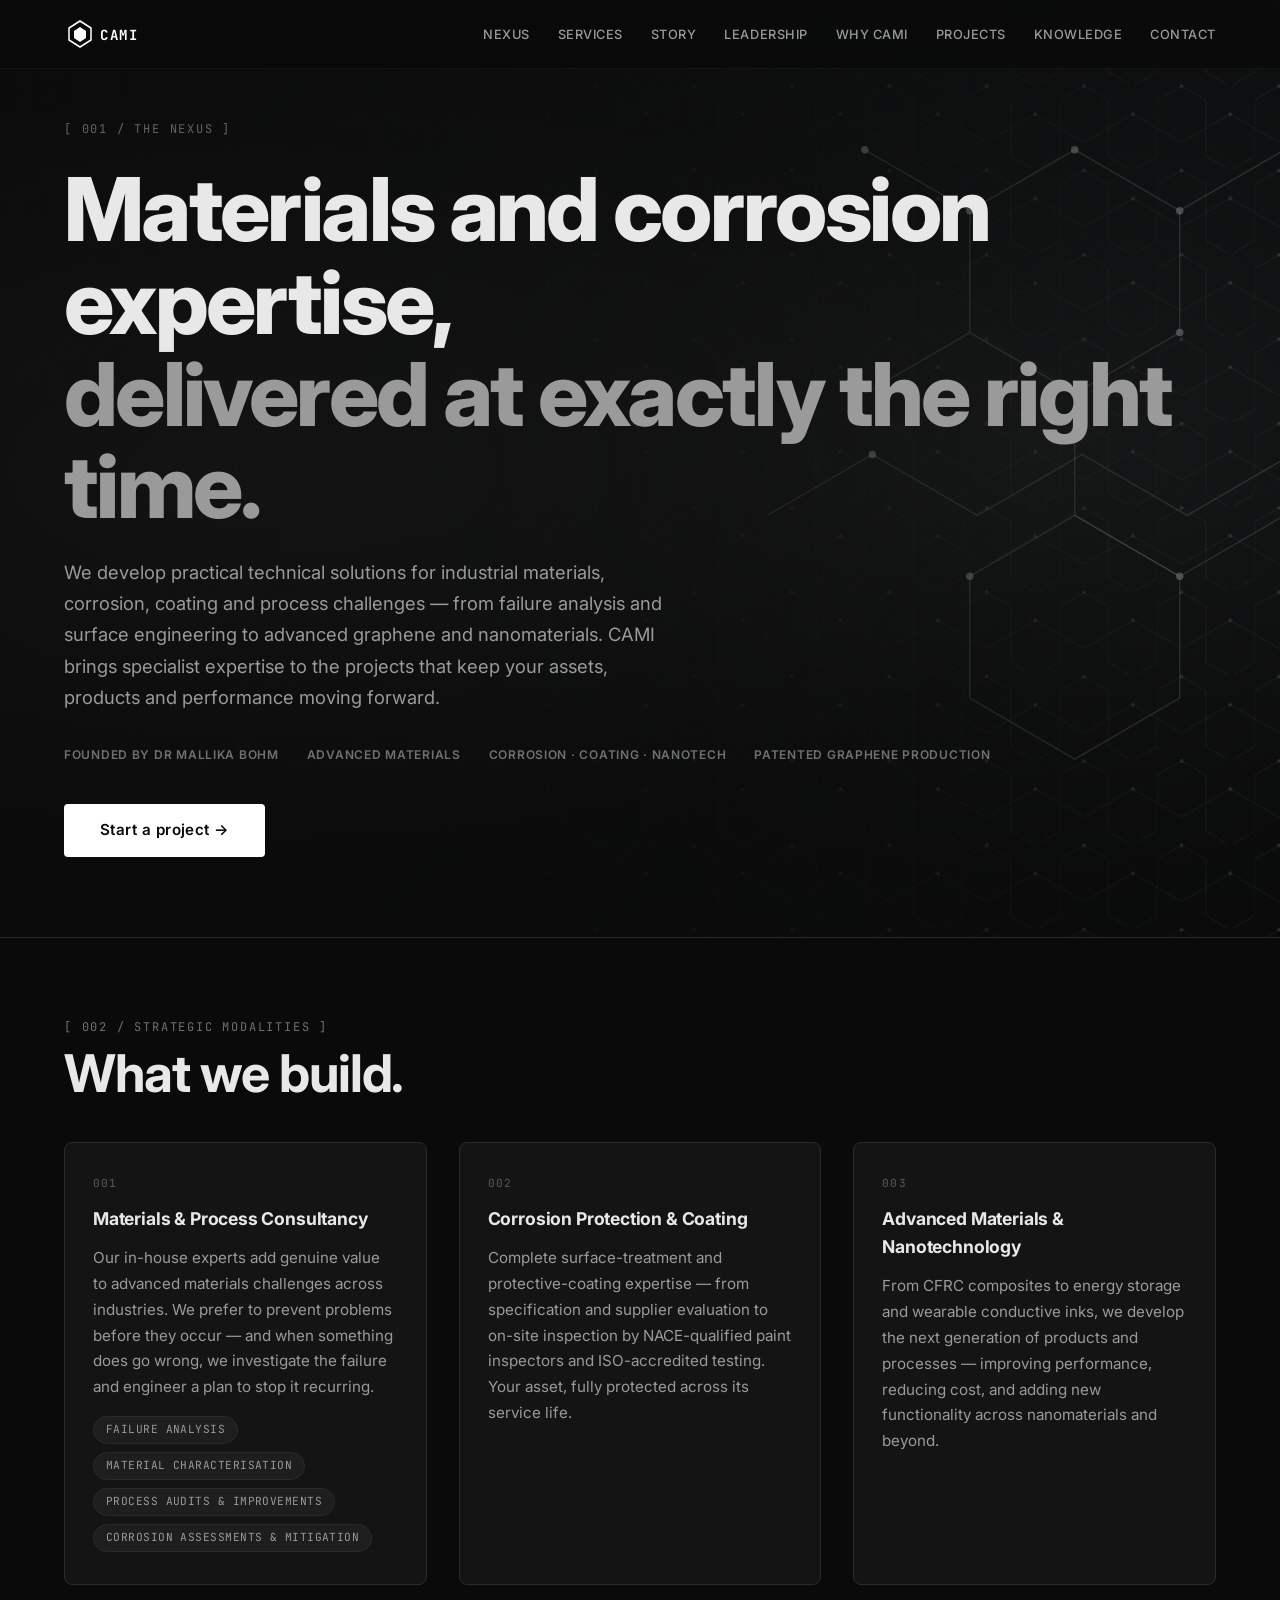
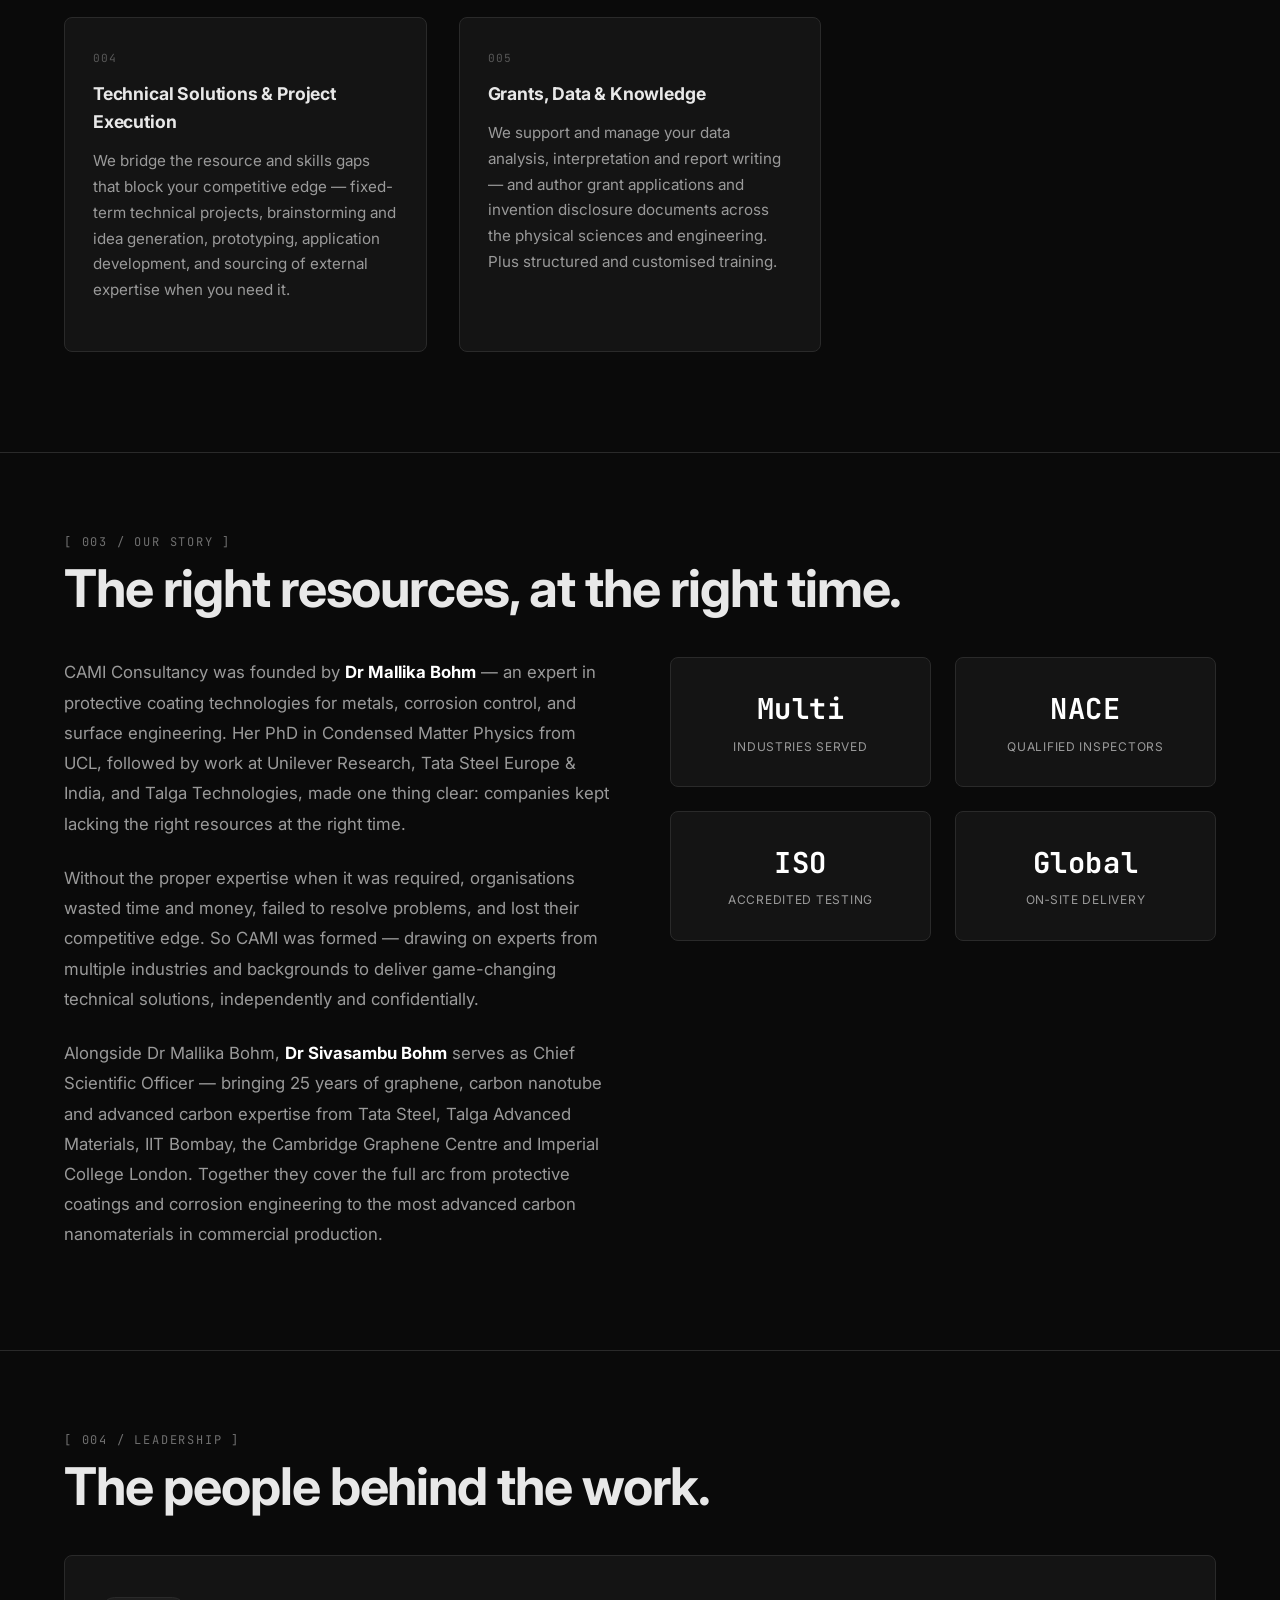
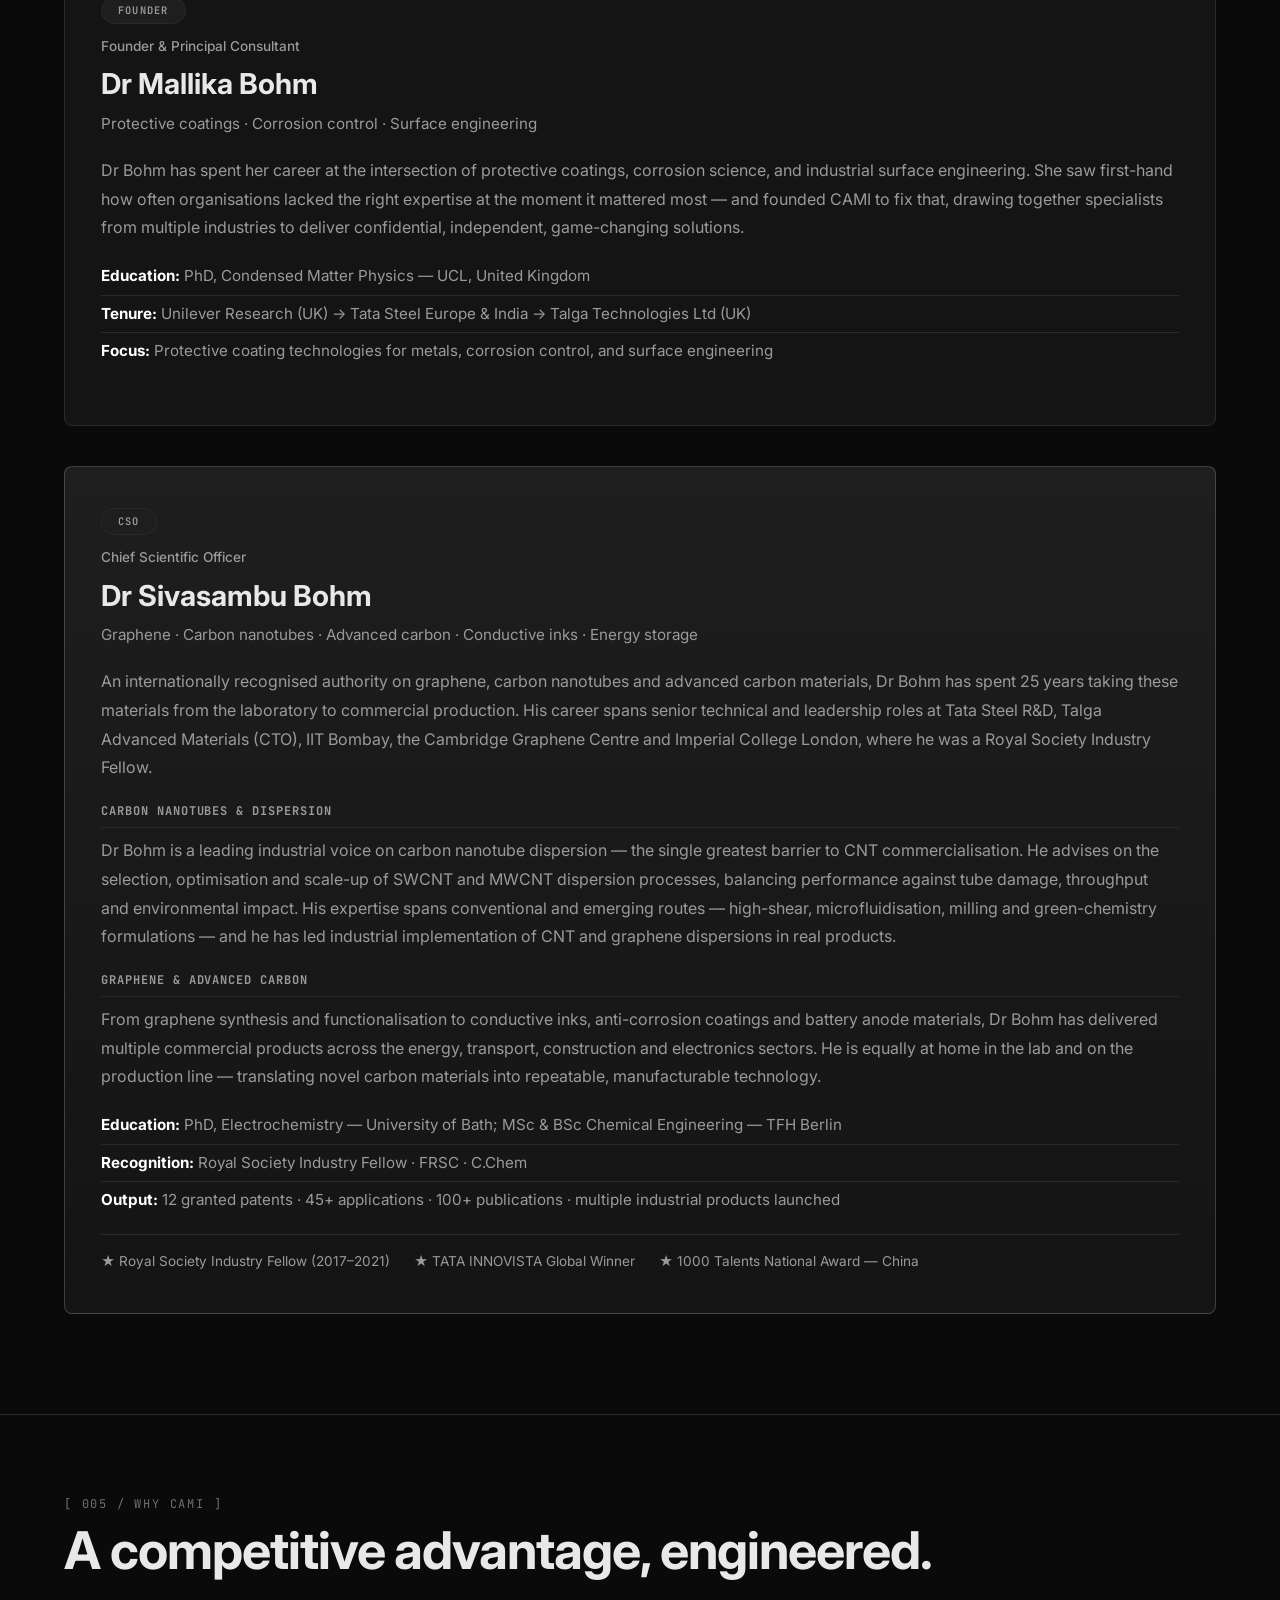
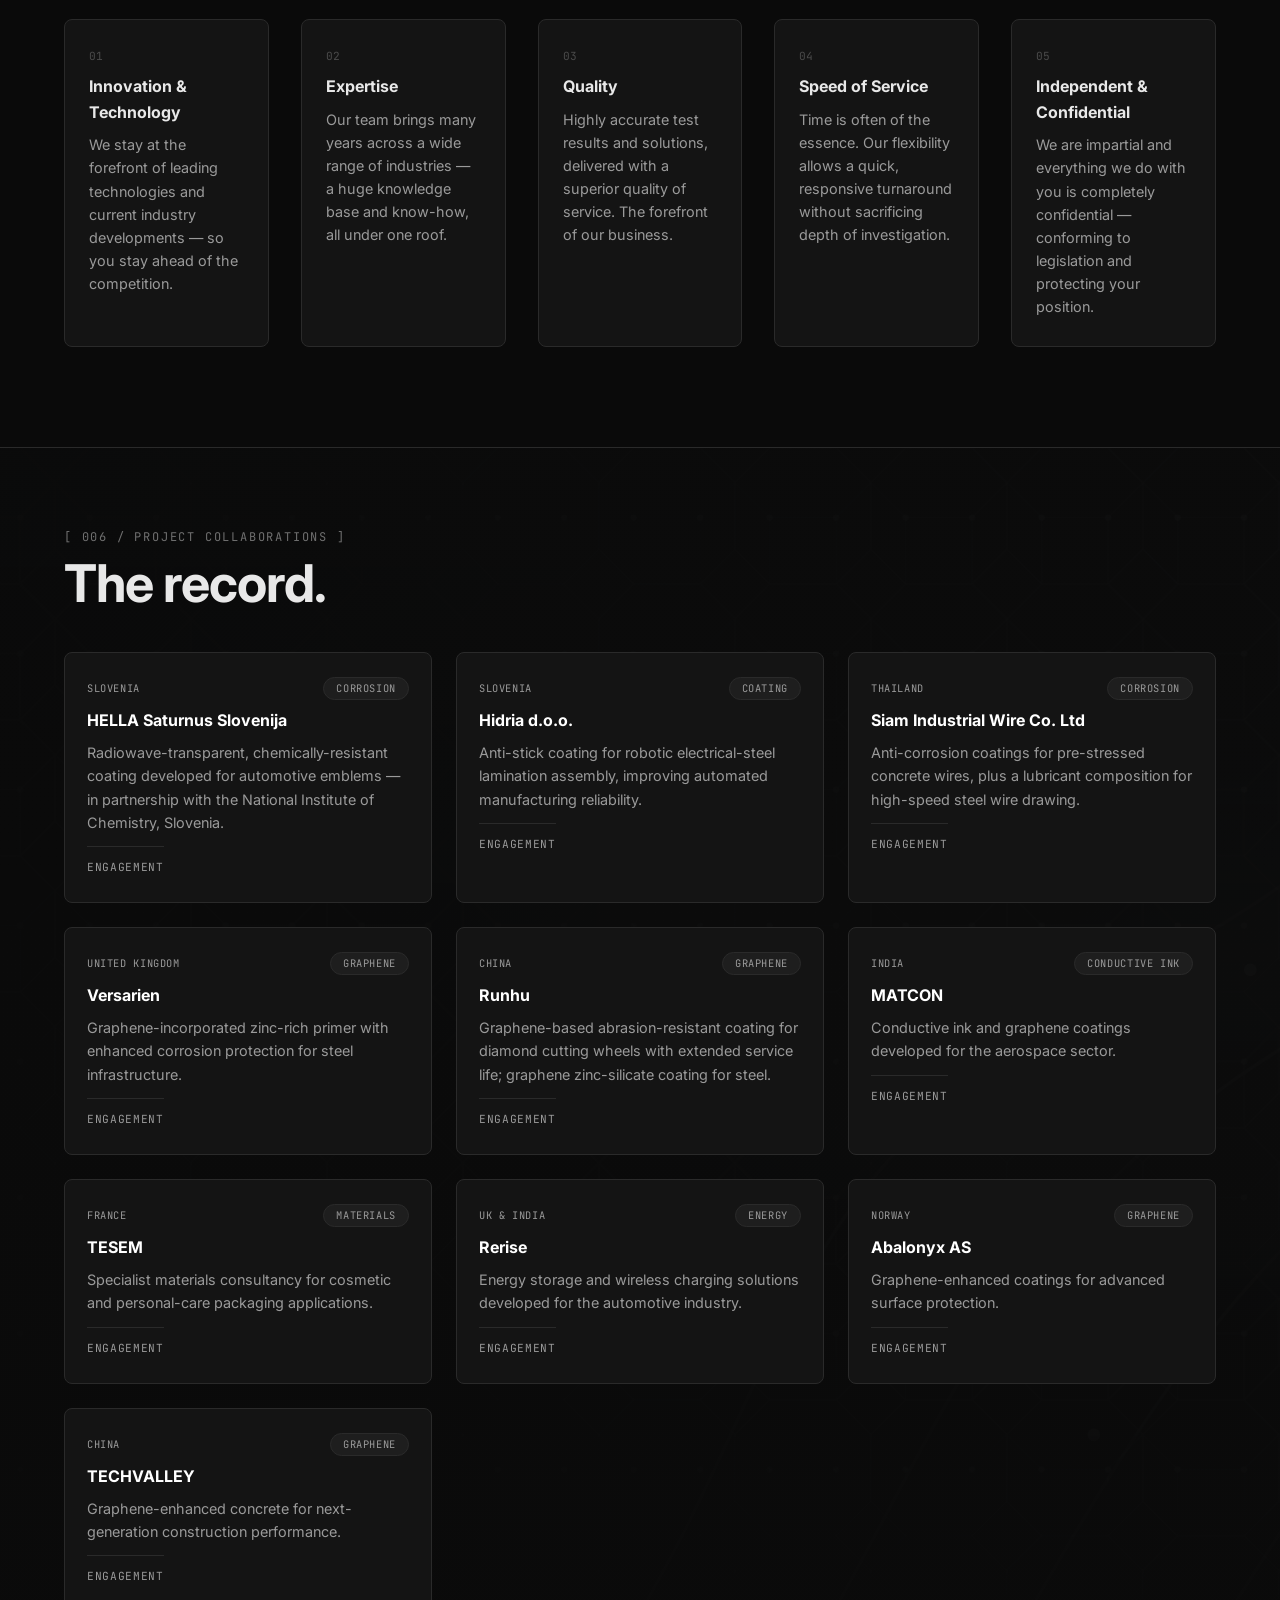
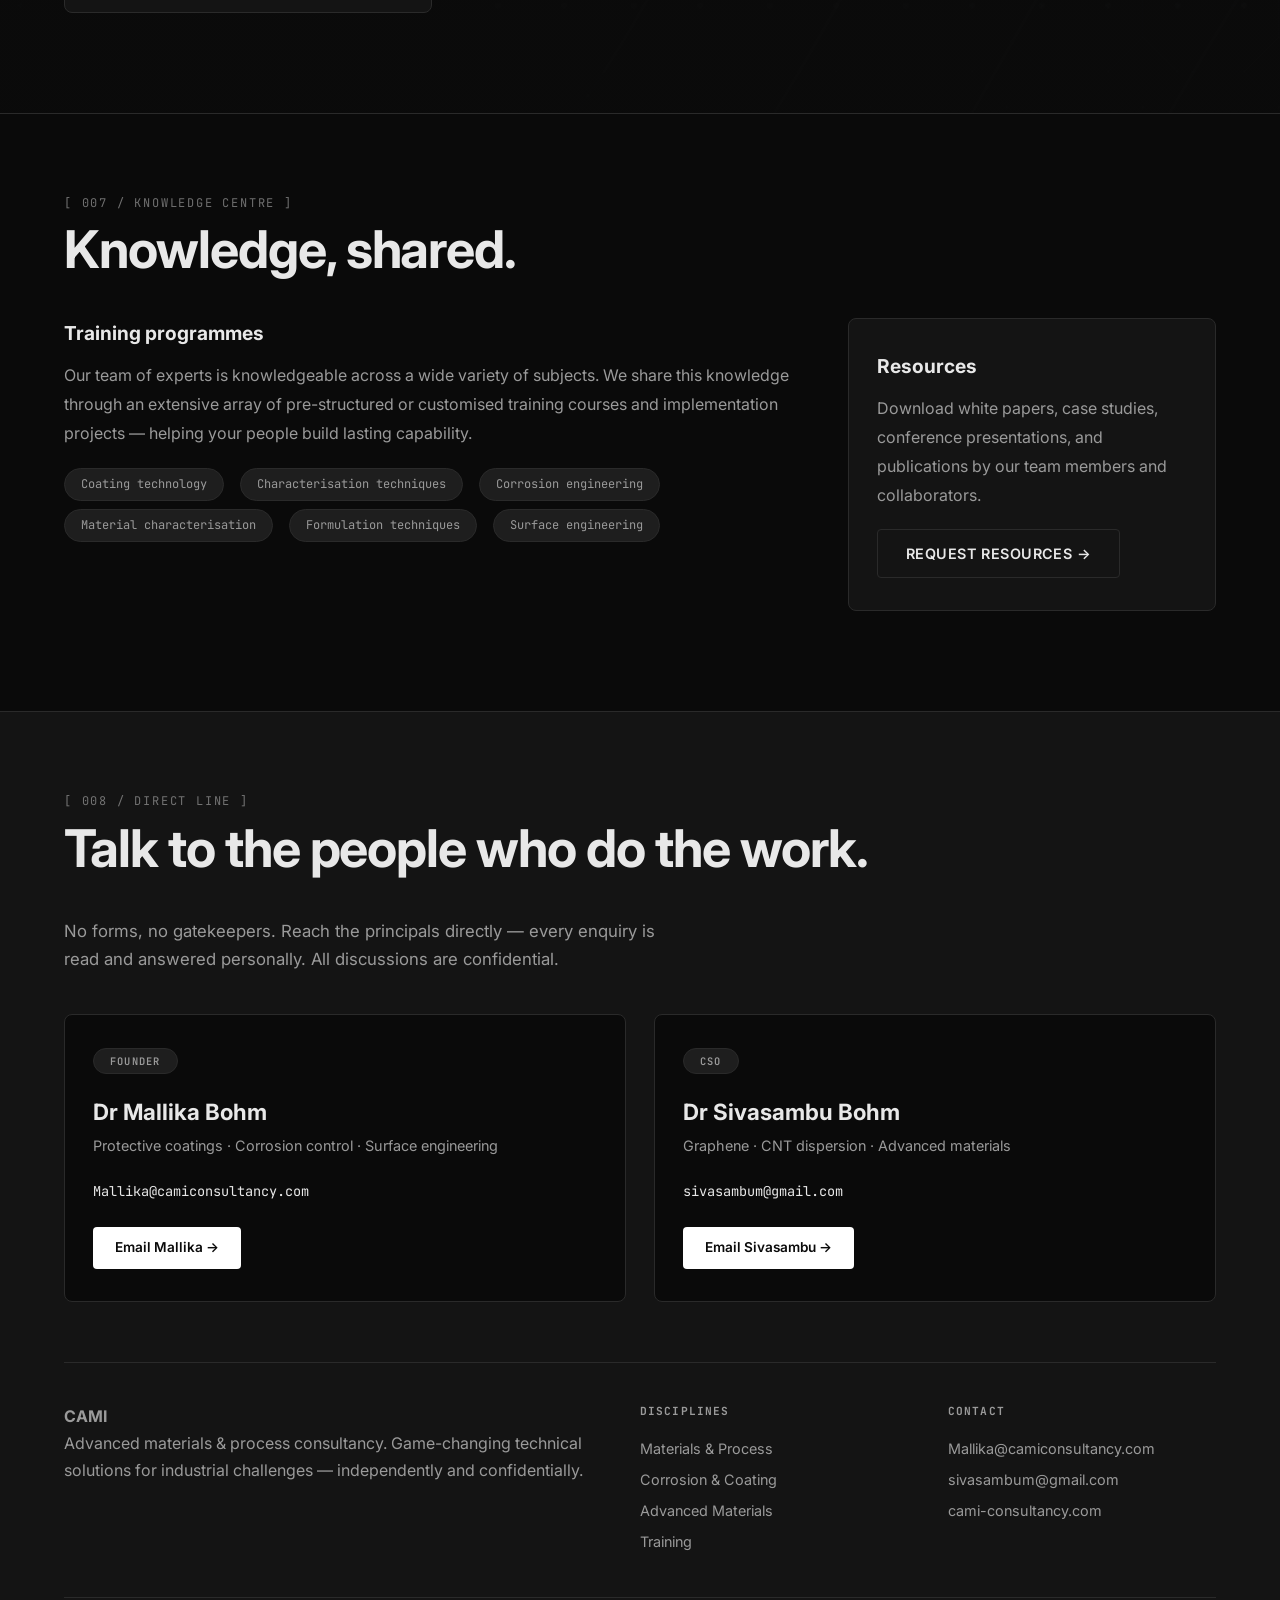
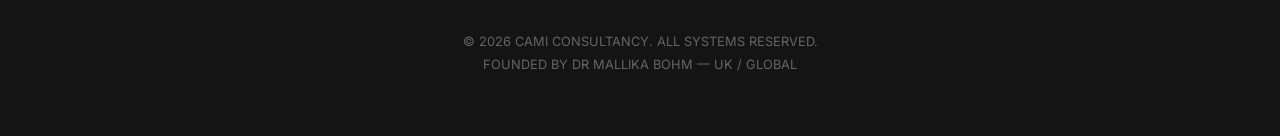
<file: index.html>
<!DOCTYPE html>
<html lang="en">
<head>
    <meta charset="UTF-8" />
    <meta name="viewport" content="width=device-width, initial-scale=1.0" />
    <title>CAMI — Advanced Materials Consultancy</title>
    <meta name="description" content="CAMI — advanced materials, corrosion, coating and nanotechnology consultancy. Founded by Dr Mallika Bohm; CSO Dr Sivasambu Bohm (graphene, SWCNT/MWCNT dispersion, advanced carbon)." />
    <meta name="theme-color" content="#0a0a0a" />

    <meta property="og:title" content="CAMI — Advanced Materials Consultancy" />
    <meta property="og:description" content="Materials, corrosion, coating and advanced carbon expertise — delivered at exactly the right time." />
    <meta property="og:type" content="website" />
    <meta property="og:url" content="https://camiconsultancy.com/" />

    <link rel="icon" href="/favicon.svg" type="image/svg+xml" />

    <link rel="preconnect" href="https://fonts.googleapis.com" />
    <link rel="preconnect" href="https://fonts.gstatic.com" crossorigin />
    <link href="https://fonts.googleapis.com/css2?family=Inter:opsz,wght@14..32,300;14..32,400;14..32,600;14..32,700;14..32,800&family=JetBrains+Mono:wght@400;600&display=swap" rel="stylesheet" />

    <link rel="stylesheet" href="/css/style.css" />
</head>
<body>

    <!-- ============================================================
    NAVIGATION
    ============================================================ -->
    <nav class="navbar" id="navbar">
        <div class="container nav-container">
            <a href="/" class="logo" aria-label="CAMI — Advanced Materials Consultancy">
                <svg viewBox="0 0 120 32" width="120" height="32" role="img" aria-hidden="true">
                    <polygon points="16,3 27,10 27,22 16,29 5,22 5,10"
                             fill="none" stroke="#ffffff" stroke-width="1.5"/>
                    <polygon points="16,9 22,13 22,20 16,24 10,20 10,13"
                             fill="#ffffff"/>
                    <text x="36" y="22" font-family="'JetBrains Mono', monospace"
                          font-size="14" font-weight="700" fill="#ffffff" letter-spacing="1.5">CAMI</text>
                </svg>
            </a>
            <ul class="nav-links" id="navLinks">
                <li><a href="#nexus">Nexus</a></li>
                <li><a href="#services">Services</a></li>
                <li><a href="#story">Story</a></li>
                <li><a href="#leadership">Leadership</a></li>
                <li><a href="#why">Why CAMI</a></li>
                <li><a href="#projects">Projects</a></li>
                <li><a href="#knowledge">Knowledge</a></li>
                <li><a href="#contact">Contact</a></li>
            </ul>
            <button class="menu-toggle" id="menuToggle" aria-label="Toggle menu" aria-controls="navLinks" aria-expanded="false">
                <span></span><span></span><span></span>
            </button>
        </div>
    </nav>

    <!-- ============================================================
    HERO / NEXUS
    ============================================================ -->
    <section class="hero" id="nexus">
        <div class="hero-bg"></div>
        <div class="container hero-content">
            <div class="hero-tag">[ 001 / THE NEXUS ]</div>
            <h1>
                Materials and corrosion expertise,<br />
                <span>delivered at exactly the right time.</span>
            </h1>
            <p>
                We develop practical technical solutions for industrial materials,
                corrosion, coating and process challenges — from failure analysis and
                surface engineering to advanced graphene and nanomaterials. CAMI brings
                specialist expertise to the projects that keep your assets, products
                and performance moving forward.
            </p>
            <div class="hero-badges">
                <span>FOUNDED BY DR MALLIKA BOHM</span>
                <span>ADVANCED MATERIALS</span>
                <span>CORROSION · COATING · NANOTECH</span>
                <span>PATENTED GRAPHENE PRODUCTION</span>
            </div>
            <a href="mailto:Mallika@camiconsultancy.com?subject=CAMI%20enquiry%20—%20project%20brief"
               class="btn-primary">Start a project →</a>
        </div>
    </section>

    <!-- ============================================================
    SERVICES / STRATEGIC MODALITIES
    ============================================================ -->
    <section class="services" id="services">
        <div class="container">
            <div class="section-label">[ 002 / STRATEGIC MODALITIES ]</div>
            <h2>What we build.</h2>

            <div class="service-grid">
                <div class="service-card" data-index="001">
                    <span class="service-number">001</span>
                    <h3>Materials &amp; Process Consultancy</h3>
                    <p>
                        Our in-house experts add genuine value to advanced materials
                        challenges across industries. We prefer to prevent problems before
                        they occur — and when something does go wrong, we investigate the
                        failure and engineer a plan to stop it recurring.
                    </p>
                    <ul class="service-features">
                        <li>Failure analysis</li>
                        <li>Material characterisation</li>
                        <li>Process audits &amp; improvements</li>
                        <li>Corrosion assessments &amp; mitigation</li>
                    </ul>
                </div>

                <div class="service-card" data-index="002">
                    <span class="service-number">002</span>
                    <h3>Corrosion Protection &amp; Coating</h3>
                    <p>
                        Complete surface-treatment and protective-coating expertise —
                        from specification and supplier evaluation to on-site inspection
                        by NACE-qualified paint inspectors and ISO-accredited testing.
                        Your asset, fully protected across its service life.
                    </p>
                </div>

                <div class="service-card" data-index="003">
                    <span class="service-number">003</span>
                    <h3>Advanced Materials &amp; Nanotechnology</h3>
                    <p>
                        From CFRC composites to energy storage and wearable conductive inks,
                        we develop the next generation of products and processes — improving
                        performance, reducing cost, and adding new functionality across
                        nanomaterials and beyond.
                    </p>
                </div>

                <div class="service-card" data-index="004">
                    <span class="service-number">004</span>
                    <h3>Technical Solutions &amp; Project Execution</h3>
                    <p>
                        We bridge the resource and skills gaps that block your competitive
                        edge — fixed-term technical projects, brainstorming and idea
                        generation, prototyping, application development, and sourcing of
                        external expertise when you need it.
                    </p>
                </div>

                <div class="service-card" data-index="005">
                    <span class="service-number">005</span>
                    <h3>Grants, Data &amp; Knowledge</h3>
                    <p>
                        We support and manage your data analysis, interpretation and report
                        writing — and author grant applications and invention disclosure
                        documents across the physical sciences and engineering. Plus
                        structured and customised training.
                    </p>
                </div>
            </div>
        </div>
    </section>

    <!-- ============================================================
    STORY
    ============================================================ -->
    <section class="story" id="story">
        <div class="container">
            <div class="section-label">[ 003 / OUR STORY ]</div>
            <h2>The right resources, at the right time.</h2>
            <div class="story-grid">
                <div class="story-text">
                    <p>
                        CAMI Consultancy was founded by <strong>Dr Mallika Bohm</strong> —
                        an expert in protective coating technologies for metals, corrosion
                        control, and surface engineering. Her PhD in Condensed Matter
                        Physics from UCL, followed by work at Unilever Research, Tata Steel
                        Europe &amp; India, and Talga Technologies, made one thing clear:
                        companies kept lacking the right resources at the right time.
                    </p>
                    <p>
                        Without the proper expertise when it was required, organisations
                        wasted time and money, failed to resolve problems, and lost their
                        competitive edge. So CAMI was formed — drawing on experts from
                        multiple industries and backgrounds to deliver game-changing
                        technical solutions, independently and confidentially.
                    </p>
                    <p>
                        Alongside Dr Mallika Bohm, <strong>Dr Sivasambu Bohm</strong>
                        serves as Chief Scientific Officer — bringing 25 years of graphene,
                        carbon nanotube and advanced carbon expertise from Tata Steel,
                        Talga Advanced Materials, IIT Bombay, the Cambridge Graphene Centre
                        and Imperial College London. Together they cover the full arc from
                        protective coatings and corrosion engineering to the most advanced
                        carbon nanomaterials in commercial production.
                    </p>
                </div>
                <div class="story-stats">
                    <div class="stat">
                        <span class="stat-number">Multi</span>
                        <span class="stat-label">Industries served</span>
                    </div>
                    <div class="stat">
                        <span class="stat-number">NACE</span>
                        <span class="stat-label">Qualified inspectors</span>
                    </div>
                    <div class="stat">
                        <span class="stat-number">ISO</span>
                        <span class="stat-label">Accredited testing</span>
                    </div>
                    <div class="stat">
                        <span class="stat-number">Global</span>
                        <span class="stat-label">On‑site delivery</span>
                    </div>
                </div>
            </div>
        </div>
    </section>

    <!-- ============================================================
    LEADERSHIP
    ============================================================ -->
    <section class="leadership" id="leadership">
        <div class="container">
            <div class="section-label">[ 004 / LEADERSHIP ]</div>
            <h2>The people behind the work.</h2>

            <!-- Founder -->
            <div class="leader-card">
                <div class="leader-badge">FOUNDER</div>
                <div class="leader-title">Founder &amp; Principal Consultant</div>
                <h3>Dr Mallika Bohm</h3>
                <p class="leader-focus">Protective coatings · Corrosion control · Surface engineering</p>
                <div class="leader-details">
                    <p>
                        Dr Bohm has spent her career at the intersection of protective
                        coatings, corrosion science, and industrial surface engineering.
                        She saw first-hand how often organisations lacked the right
                        expertise at the moment it mattered most — and founded CAMI to
                        fix that, drawing together specialists from multiple industries
                        to deliver confidential, independent, game-changing solutions.
                    </p>
                    <ul>
                        <li><strong>Education:</strong> PhD, Condensed Matter Physics — UCL, United Kingdom</li>
                        <li><strong>Tenure:</strong> Unilever Research (UK) → Tata Steel Europe &amp; India → Talga Technologies Ltd (UK)</li>
                        <li><strong>Focus:</strong> Protective coating technologies for metals, corrosion control, and surface engineering</li>
                    </ul>
                </div>
            </div>

            <!-- CSO -->
            <div class="leader-card leader-card--featured">
                <div class="leader-badge">CSO</div>
                <div class="leader-title">Chief Scientific Officer</div>
                <h3>Dr Sivasambu Bohm</h3>
                <p class="leader-focus">
                    Graphene · Carbon nanotubes · Advanced carbon · Conductive inks · Energy storage
                </p>
                <div class="leader-details">
                    <p>
                        An internationally recognised authority on graphene, carbon nanotubes and
                        advanced carbon materials, Dr Bohm has spent 25 years taking these materials
                        from the laboratory to commercial production. His career spans senior
                        technical and leadership roles at Tata Steel R&amp;D, Talga Advanced
                        Materials (CTO), IIT Bombay, the Cambridge Graphene Centre and Imperial
                        College London, where he was a Royal Society Industry Fellow.
                    </p>

                    <h4 class="sub-heading">Carbon Nanotubes &amp; Dispersion</h4>
                    <p>
                        Dr Bohm is a leading industrial voice on carbon nanotube dispersion — the
                        single greatest barrier to CNT commercialisation. He advises on the
                        selection, optimisation and scale-up of SWCNT and MWCNT dispersion
                        processes, balancing performance against tube damage, throughput and
                        environmental impact. His expertise spans conventional and emerging routes
                        — high-shear, microfluidisation, milling and green-chemistry formulations —
                        and he has led industrial implementation of CNT and graphene dispersions
                        in real products.
                    </p>

                    <h4 class="sub-heading">Graphene &amp; Advanced Carbon</h4>
                    <p>
                        From graphene synthesis and functionalisation to conductive inks,
                        anti-corrosion coatings and battery anode materials, Dr Bohm has delivered
                        multiple commercial products across the energy, transport, construction and
                        electronics sectors. He is equally at home in the lab and on the production
                        line — translating novel carbon materials into repeatable, manufacturable
                        technology.
                    </p>

                    <ul>
                        <li><strong>Education:</strong> PhD, Electrochemistry — University of Bath; MSc &amp; BSc Chemical Engineering — TFH Berlin</li>
                        <li><strong>Recognition:</strong> Royal Society Industry Fellow · FRSC · C.Chem</li>
                        <li><strong>Output:</strong> 12 granted patents · 45+ applications · 100+ publications · multiple industrial products launched</li>
                    </ul>

                    <div class="distinctions">
                        <span>★ Royal Society Industry Fellow (2017–2021)</span>
                        <span>★ TATA INNOVISTA Global Winner</span>
                        <span>★ 1000 Talents National Award — China</span>
                    </div>
                </div>
            </div>
        </div>
    </section>

    <!-- ============================================================
    WHY CAMI
    ============================================================ -->
    <section class="why" id="why">
        <div class="container">
            <div class="section-label">[ 005 / WHY CAMI ]</div>
            <h2>A competitive advantage, engineered.</h2>
            <div class="why-grid">
                <div class="why-item">
                    <span class="why-number">01</span>
                    <h3>Innovation &amp; Technology</h3>
                    <p>We stay at the forefront of leading technologies and current industry developments — so you stay ahead of the competition.</p>
                </div>
                <div class="why-item">
                    <span class="why-number">02</span>
                    <h3>Expertise</h3>
                    <p>Our team brings many years across a wide range of industries — a huge knowledge base and know-how, all under one roof.</p>
                </div>
                <div class="why-item">
                    <span class="why-number">03</span>
                    <h3>Quality</h3>
                    <p>Highly accurate test results and solutions, delivered with a superior quality of service. The forefront of our business.</p>
                </div>
                <div class="why-item">
                    <span class="why-number">04</span>
                    <h3>Speed of Service</h3>
                    <p>Time is often of the essence. Our flexibility allows a quick, responsive turnaround without sacrificing depth of investigation.</p>
                </div>
                <div class="why-item">
                    <span class="why-number">05</span>
                    <h3>Independent &amp; Confidential</h3>
                    <p>We are impartial and everything we do with you is completely confidential — conforming to legislation and protecting your position.</p>
                </div>
            </div>
        </div>
    </section>

    <!-- ============================================================
    PROJECTS
    ============================================================ -->
    <section class="projects" id="projects">
        <div class="container">
            <div class="section-label">[ 006 / PROJECT COLLABORATIONS ]</div>
            <h2>The record.</h2>
            <div class="project-grid" id="projectGrid">
                <!-- Projects injected by JavaScript -->
            </div>
        </div>
    </section>

    <!-- ============================================================
    KNOWLEDGE CENTRE
    ============================================================ -->
    <section class="knowledge" id="knowledge">
        <div class="container">
            <div class="section-label">[ 007 / KNOWLEDGE CENTRE ]</div>
            <h2>Knowledge, shared.</h2>

            <div class="knowledge-grid">
                <div class="knowledge-training">
                    <h3>Training programmes</h3>
                    <p>
                        Our team of experts is knowledgeable across a wide variety of subjects.
                        We share this knowledge through an extensive array of pre-structured or
                        customised training courses and implementation projects — helping your
                        people build lasting capability.
                    </p>
                    <ul>
                        <li>Coating technology</li>
                        <li>Characterisation techniques</li>
                        <li>Corrosion engineering</li>
                        <li>Material characterisation</li>
                        <li>Formulation techniques</li>
                        <li>Surface engineering</li>
                    </ul>
                </div>
                <div class="knowledge-resources">
                    <h3>Resources</h3>
                    <p>
                        Download white papers, case studies, conference presentations, and
                        publications by our team members and collaborators.
                    </p>
                    <a href="#contact" class="btn-secondary">REQUEST RESOURCES →</a>
                </div>
            </div>
        </div>
    </section>

    <!-- ============================================================
    CONTACT / DIRECT LINE
    ============================================================ -->
    <section class="contact" id="contact">
        <div class="container">
            <div class="section-label">[ 008 / DIRECT LINE ]</div>
            <h2>Talk to the people who do the work.</h2>
            <p class="contact-lede">
                No forms, no gatekeepers. Reach the principals directly — every enquiry
                is read and answered personally. All discussions are confidential.
            </p>

            <div class="contact-cards">
                <!-- Dr Mallika Bohm -->
                <div class="contact-card">
                    <div class="leader-badge">FOUNDER</div>
                    <h3>Dr Mallika Bohm</h3>
                    <p class="contact-role">Protective coatings · Corrosion control · Surface engineering</p>
                    <a class="contact-email" href="mailto:Mallika@camiconsultancy.com">
                        Mallika@camiconsultancy.com
                    </a>
                    <a class="contact-btn" href="mailto:Mallika@camiconsultancy.com?subject=CAMI%20enquiry%20—%20project%20brief">
                        Email Mallika →
                    </a>
                </div>

                <!-- Dr Sivasambu Bohm -->
                <div class="contact-card">
                    <div class="leader-badge">CSO</div>
                    <h3>Dr Sivasambu Bohm</h3>
                    <p class="contact-role">Graphene · CNT dispersion · Advanced materials</p>
                    <a class="contact-email" href="mailto:sivasambum@gmail.com">
                        sivasambum@gmail.com
                    </a>
                    <a class="contact-btn" href="mailto:sivasambum@gmail.com?subject=CAMI%20enquiry%20—%20project%20brief">
                        Email Sivasambu →
                    </a>
                </div>
            </div>

            <div class="contact-footer">
                <div class="contact-info">
                    <p><strong>CAMI</strong><br />Advanced materials &amp; process consultancy. Game-changing technical solutions for industrial challenges — independently and confidentially.</p>
                </div>
                <div class="contact-disciplines">
                    <h4>DISCIPLINES</h4>
                    <ul>
                        <li>Materials &amp; Process</li>
                        <li>Corrosion &amp; Coating</li>
                        <li>Advanced Materials</li>
                        <li>Training</li>
                    </ul>
                </div>
                <div class="contact-links">
                    <h4>CONTACT</h4>
                    <a href="mailto:Mallika@camiconsultancy.com">Mallika@camiconsultancy.com</a>
                    <a href="mailto:sivasambum@gmail.com">sivasambum@gmail.com</a>
                    <a href="https://www.cami-consultancy.com" target="_blank">cami-consultancy.com</a>
                </div>
            </div>

            <div class="copyright">
                © 2026 CAMI CONSULTANCY. ALL SYSTEMS RESERVED.<br />
                FOUNDED BY DR MALLIKA BOHM — UK / GLOBAL
            </div>
        </div>
    </section>

    <script src="/js/main.js"></script>
</body>
</html>
</file>
<file: css/style.css>
/* ============================================================
   RESET & BASE
   ============================================================ */
*,
*::before,
*::after {
    margin: 0;
    padding: 0;
    box-sizing: border-box;
}

:root {
    --color-bg: #0a0a0a;
    --color-surface: #141414;
    --color-surface-light: #1e1e1e;
    --color-text: #e8e8e8;
    --color-text-muted: #9a9a9a;
    --color-accent: #b8b8b8;
    --color-border: #2a2a2a;
    --font-sans: 'Inter', -apple-system, BlinkMacSystemFont, 'Segoe UI', Roboto, sans-serif;
    --font-mono: 'JetBrains Mono', monospace;
    --transition: 0.35s cubic-bezier(0.25, 0.46, 0.45, 0.94);
    --max-width: 1200px;
}

html {
    scroll-behavior: smooth;
}

body {
    font-family: var(--font-sans);
    background: var(--color-bg);
    color: var(--color-text);
    line-height: 1.6;
    -webkit-font-smoothing: antialiased;
    -moz-osx-font-smoothing: grayscale;
}

img {
    max-width: 100%;
    display: block;
}

a {
    color: var(--color-text);
    text-decoration: none;
    transition: color var(--transition);
}

a:hover {
    color: #fff;
}

ul {
    list-style: none;
}

.container {
    max-width: var(--max-width);
    margin: 0 auto;
    padding: 0 24px;
}

.section-label {
    font-family: var(--font-mono);
    font-size: 0.75rem;
    letter-spacing: 0.15em;
    color: var(--color-text-muted);
    text-transform: uppercase;
    margin-bottom: 0.5rem;
    opacity: 0.7;
}

h2 {
    font-size: clamp(2rem, 5vw, 3.25rem);
    font-weight: 700;
    letter-spacing: -0.02em;
    line-height: 1.1;
    margin-bottom: 2.5rem;
}

h2 span {
    color: var(--color-text-muted);
}

.btn-primary {
    display: inline-block;
    background: #fff;
    color: #0a0a0a;
    padding: 14px 36px;
    font-weight: 600;
    font-size: 0.95rem;
    letter-spacing: 0.03em;
    border: none;
    border-radius: 4px;
    cursor: pointer;
    transition: all var(--transition);
}

.btn-primary:hover {
    background: #ccc;
    transform: translateY(-2px);
    box-shadow: 0 8px 24px rgba(255, 255, 255, 0.08);
    color: #0a0a0a;
}

.btn-secondary {
    display: inline-block;
    background: transparent;
    color: var(--color-text);
    padding: 12px 28px;
    font-weight: 600;
    font-size: 0.9rem;
    letter-spacing: 0.03em;
    border: 1px solid var(--color-border);
    border-radius: 4px;
    cursor: pointer;
    transition: all var(--transition);
}

.btn-secondary:hover {
    background: var(--color-surface-light);
    border-color: var(--color-text-muted);
}

/* ============================================================
   NAVBAR
   ============================================================ */
.navbar {
    position: fixed;
    top: 0;
    left: 0;
    right: 0;
    z-index: 1000;
    background: rgba(10, 10, 10, 0.85);
    backdrop-filter: blur(12px);
    -webkit-backdrop-filter: blur(12px);
    border-bottom: 1px solid rgba(255, 255, 255, 0.04);
    transition: all var(--transition);
}

.navbar.scrolled {
    background: rgba(10, 10, 10, 0.96);
    border-bottom-color: rgba(255, 255, 255, 0.08);
}

.nav-container {
    display: flex;
    align-items: center;
    justify-content: space-between;
    height: 68px;
}

.logo {
    display: inline-flex;
    align-items: center;
    color: #fff;
    transition: opacity var(--transition);
}

.logo:hover {
    opacity: 0.85;
}

.logo svg {
    display: block;
    height: 32px;
    width: auto;
}

.nav-links {
    display: flex;
    gap: 28px;
    align-items: center;
}

.nav-links a {
    font-size: 0.8rem;
    font-weight: 500;
    letter-spacing: 0.04em;
    color: var(--color-text-muted);
    text-transform: uppercase;
    transition: color var(--transition);
}

.nav-links a:hover {
    color: #fff;
}

.menu-toggle {
    display: none;
    flex-direction: column;
    gap: 5px;
    background: none;
    border: none;
    cursor: pointer;
    padding: 6px;
}

.menu-toggle span {
    display: block;
    width: 26px;
    height: 2px;
    background: #fff;
    transition: all var(--transition);
    border-radius: 2px;
}

.menu-toggle.active span:nth-child(1) {
    transform: rotate(45deg) translate(5px, 5px);
}

.menu-toggle.active span:nth-child(2) {
    opacity: 0;
}

.menu-toggle.active span:nth-child(3) {
    transform: rotate(-45deg) translate(5px, -5px);
}

/* ============================================================
   HERO
   ============================================================ */
.hero {
    min-height: 100vh;
    display: flex;
    align-items: center;
    position: relative;
    padding: 120px 0 80px;
    overflow: hidden;
}

.hero-bg {
    position: absolute;
    inset: 0;
    background:
        radial-gradient(ellipse at 20% 50%, rgba(255, 255, 255, 0.03) 0%, transparent 60%),
        linear-gradient(90deg, rgba(10, 10, 10, 0.9) 0%, rgba(10, 10, 10, 0.72) 55%, rgba(10, 10, 10, 0.48) 100%),
        url('/assets/hero-graphene.svg'),
        var(--color-bg);
    background-size: cover;
    background-position: center;
    z-index: 0;
}

.hero-content {
    position: relative;
    z-index: 1;
}

.hero-tag {
    font-family: var(--font-mono);
    font-size: 0.75rem;
    letter-spacing: 0.15em;
    color: var(--color-text-muted);
    text-transform: uppercase;
    margin-bottom: 1.5rem;
    opacity: 0.6;
}

.hero h1 {
    font-size: clamp(2.8rem, 8vw, 5.5rem);
    font-weight: 800;
    line-height: 1.05;
    letter-spacing: -0.03em;
    margin-bottom: 1.5rem;
}

.hero h1 span {
    color: var(--color-text-muted);
}

.hero p {
    font-size: 1.15rem;
    max-width: 620px;
    color: var(--color-text-muted);
    margin-bottom: 2rem;
    line-height: 1.7;
}

.hero-badges {
    display: flex;
    flex-wrap: wrap;
    gap: 16px 28px;
    margin-bottom: 2.5rem;
    font-size: 0.75rem;
    font-weight: 600;
    letter-spacing: 0.06em;
    text-transform: uppercase;
    color: var(--color-text-muted);
}

.hero-badges span {
    opacity: 0.7;
}

/* ============================================================
   SERVICES
   ============================================================ */
.services {
    padding: 80px 0 100px;
    border-top: 1px solid var(--color-border);
}

.service-grid {
    display: grid;
    grid-template-columns: repeat(auto-fit, minmax(300px, 1fr));
    gap: 32px;
}

.service-card {
    background: var(--color-surface);
    border: 1px solid var(--color-border);
    border-radius: 8px;
    padding: 32px 28px;
    transition: all var(--transition);
    position: relative;
}

.service-card:hover {
    border-color: rgba(255, 255, 255, 0.15);
    transform: translateY(-4px);
    box-shadow: 0 12px 40px rgba(0, 0, 0, 0.4);
}

.service-number {
    font-family: var(--font-mono);
    font-size: 0.7rem;
    color: var(--color-text-muted);
    letter-spacing: 0.1em;
    opacity: 0.5;
    display: block;
    margin-bottom: 0.75rem;
}

.service-card h3 {
    font-size: 1.1rem;
    font-weight: 700;
    margin-bottom: 0.75rem;
    letter-spacing: -0.01em;
}

.service-card p {
    font-size: 0.95rem;
    color: var(--color-text-muted);
    line-height: 1.7;
    margin-bottom: 1rem;
}

.service-features {
    display: flex;
    flex-wrap: wrap;
    gap: 8px 16px;
}

.service-features li {
    font-family: var(--font-mono);
    font-size: 0.7rem;
    color: var(--color-text-muted);
    letter-spacing: 0.04em;
    text-transform: uppercase;
    background: var(--color-surface-light);
    padding: 4px 12px;
    border-radius: 20px;
    border: 1px solid var(--color-border);
}

/* ============================================================
   STORY
   ============================================================ */
.story {
    padding: 80px 0 100px;
    border-top: 1px solid var(--color-border);
}

.story-grid {
    display: grid;
    grid-template-columns: 1fr 1fr;
    gap: 60px;
    align-items: start;
}

.story-text p {
    font-size: 1.05rem;
    color: var(--color-text-muted);
    line-height: 1.8;
    margin-bottom: 1.5rem;
}

.story-text p:last-child {
    margin-bottom: 0;
}

.story-text strong {
    color: #fff;
}

.story-stats {
    display: grid;
    grid-template-columns: 1fr 1fr;
    gap: 24px;
}

.stat {
    background: var(--color-surface);
    border: 1px solid var(--color-border);
    border-radius: 8px;
    padding: 28px 24px;
    text-align: center;
}

.stat-number {
    display: block;
    font-family: var(--font-mono);
    font-size: 1.8rem;
    font-weight: 700;
    color: #fff;
    letter-spacing: 0.02em;
}

.stat-label {
    font-size: 0.75rem;
    color: var(--color-text-muted);
    text-transform: uppercase;
    letter-spacing: 0.06em;
    margin-top: 4px;
}

/* ============================================================
   LEADERSHIP
   ============================================================ */
.leadership {
    padding: 80px 0 100px;
    border-top: 1px solid var(--color-border);
}

.leader-card {
    background: var(--color-surface);
    border: 1px solid var(--color-border);
    border-radius: 8px;
    padding: 40px 36px;
    margin-bottom: 40px;
    transition: all var(--transition);
}

.leader-card:last-child {
    margin-bottom: 0;
}

.leader-card:hover {
    border-color: rgba(255, 255, 255, 0.1);
}

.leader-card--featured {
    border-color: rgba(255, 255, 255, 0.18);
    background: linear-gradient(180deg, var(--color-surface-light) 0%, var(--color-surface) 100%);
}

.leader-badge {
    font-family: var(--font-mono);
    font-size: 0.65rem;
    font-weight: 600;
    letter-spacing: 0.12em;
    color: var(--color-text-muted);
    text-transform: uppercase;
    background: var(--color-surface-light);
    display: inline-block;
    padding: 4px 16px;
    border-radius: 20px;
    border: 1px solid var(--color-border);
    margin-bottom: 0.75rem;
}

.leader-title {
    font-size: 0.85rem;
    font-weight: 500;
    color: var(--color-text-muted);
    margin-bottom: 0.25rem;
}

.leader-card h3 {
    font-size: 1.8rem;
    font-weight: 700;
    margin-bottom: 0.25rem;
}

.leader-focus {
    font-size: 0.95rem;
    color: var(--color-text-muted);
    margin-bottom: 1.25rem;
}

.leader-details p {
    color: var(--color-text-muted);
    line-height: 1.8;
    margin-bottom: 1rem;
}

.leader-details ul {
    list-style: none;
    margin-bottom: 1rem;
}

.leader-details ul li {
    font-size: 0.95rem;
    color: var(--color-text-muted);
    padding: 6px 0;
    border-bottom: 1px solid var(--color-border);
    line-height: 1.6;
}

.leader-details ul li:last-child {
    border-bottom: none;
}

.leader-details ul li strong {
    color: #fff;
}

.sub-heading {
    font-family: var(--font-mono);
    font-size: 0.75rem;
    letter-spacing: 0.08em;
    text-transform: uppercase;
    color: var(--color-text-muted);
    margin: 1.25rem 0 0.5rem;
    padding-bottom: 0.35rem;
    border-bottom: 1px solid var(--color-border);
}

.distinctions {
    display: flex;
    flex-wrap: wrap;
    gap: 12px 24px;
    margin-top: 1rem;
    padding-top: 1rem;
    border-top: 1px solid var(--color-border);
}

.distinctions span {
    font-size: 0.85rem;
    color: var(--color-text-muted);
}

/* ============================================================
   WHY CAMI
   ============================================================ */
.why {
    padding: 80px 0 100px;
    border-top: 1px solid var(--color-border);
}

.why-grid {
    display: grid;
    grid-template-columns: repeat(auto-fit, minmax(200px, 1fr));
    gap: 32px;
}

.why-item {
    background: var(--color-surface);
    border: 1px solid var(--color-border);
    border-radius: 8px;
    padding: 28px 24px;
    transition: all var(--transition);
}

.why-item:hover {
    border-color: rgba(255, 255, 255, 0.12);
}

.why-number {
    font-family: var(--font-mono);
    font-size: 0.7rem;
    color: var(--color-text-muted);
    opacity: 0.4;
    display: block;
    margin-bottom: 0.5rem;
}

.why-item h3 {
    font-size: 1rem;
    font-weight: 700;
    margin-bottom: 0.5rem;
}

.why-item p {
    font-size: 0.9rem;
    color: var(--color-text-muted);
    line-height: 1.6;
}

/* ============================================================
   PROJECTS
   ============================================================ */
.projects {
    padding: 80px 0 100px;
    border-top: 1px solid var(--color-border);
    background:
        linear-gradient(rgba(10, 10, 10, 0.88), rgba(10, 10, 10, 0.94)),
        url('/assets/surface-microstructure.svg') center / cover,
        var(--color-bg);
}

.project-grid {
    display: grid;
    grid-template-columns: repeat(auto-fill, minmax(280px, 1fr));
    gap: 24px;
}

.project-card {
    background: var(--color-surface);
    border: 1px solid var(--color-border);
    border-radius: 8px;
    padding: 24px 22px;
    transition: all var(--transition);
    cursor: default;
}

.project-card:hover {
    border-color: rgba(255, 255, 255, 0.12);
    transform: translateY(-3px);
}

.project-meta {
    display: flex;
    justify-content: space-between;
    align-items: center;
    font-family: var(--font-mono);
    font-size: 0.65rem;
    letter-spacing: 0.06em;
    color: var(--color-text-muted);
    text-transform: uppercase;
    margin-bottom: 0.5rem;
}

.project-meta .project-tag {
    background: var(--color-surface-light);
    padding: 2px 12px;
    border-radius: 12px;
    border: 1px solid var(--color-border);
}

.project-card h4 {
    font-size: 1rem;
    font-weight: 700;
    margin-bottom: 0.5rem;
    color: #fff;
}

.project-card p {
    font-size: 0.9rem;
    color: var(--color-text-muted);
    line-height: 1.6;
    margin-bottom: 0.75rem;
}

.project-link {
    font-family: var(--font-mono);
    font-size: 0.7rem;
    letter-spacing: 0.06em;
    color: var(--color-text-muted);
    text-transform: uppercase;
    border-top: 1px solid var(--color-border);
    padding-top: 0.75rem;
    display: inline-block;
    transition: color var(--transition);
}

.project-link:hover {
    color: #fff;
}

/* ============================================================
   KNOWLEDGE
   ============================================================ */
.knowledge {
    padding: 80px 0 100px;
    border-top: 1px solid var(--color-border);
}

.knowledge-grid {
    display: grid;
    grid-template-columns: 2fr 1fr;
    gap: 48px;
}

.knowledge-training h3,
.knowledge-resources h3 {
    font-size: 1.2rem;
    font-weight: 700;
    margin-bottom: 0.75rem;
}

.knowledge-training p,
.knowledge-resources p {
    color: var(--color-text-muted);
    line-height: 1.8;
    margin-bottom: 1.25rem;
}

.knowledge-training ul {
    display: flex;
    flex-wrap: wrap;
    gap: 8px 16px;
}

.knowledge-training ul li {
    font-family: var(--font-mono);
    font-size: 0.75rem;
    color: var(--color-text-muted);
    background: var(--color-surface-light);
    padding: 6px 16px;
    border-radius: 20px;
    border: 1px solid var(--color-border);
}

.knowledge-resources {
    background: var(--color-surface);
    border: 1px solid var(--color-border);
    border-radius: 8px;
    padding: 32px 28px;
}

/* ============================================================
   CONTACT / DIRECT LINE
   ============================================================ */
.contact {
    padding: 80px 0 60px;
    border-top: 1px solid var(--color-border);
    background: var(--color-surface);
}

.contact-lede {
    max-width: 620px;
    color: var(--color-text-muted);
    font-size: 1.05rem;
    line-height: 1.7;
    margin-bottom: 2.5rem;
}

.contact-cards {
    display: grid;
    grid-template-columns: repeat(auto-fit, minmax(300px, 1fr));
    gap: 28px;
    margin-bottom: 60px;
}

.contact-card {
    background: var(--color-bg);
    border: 1px solid var(--color-border);
    border-radius: 8px;
    padding: 32px 28px;
    transition: all var(--transition);
}

.contact-card:hover {
    border-color: rgba(255, 255, 255, 0.18);
    transform: translateY(-3px);
}

.contact-card h3 {
    font-size: 1.4rem;
    font-weight: 700;
    margin: 0.5rem 0 0.25rem;
}

.contact-role {
    font-size: 0.9rem;
    color: var(--color-text-muted);
    margin-bottom: 1.25rem;
}

.contact-email {
    display: block;
    font-family: var(--font-mono);
    font-size: 0.85rem;
    color: var(--color-text);
    padding: 4px 0;
    word-break: break-all;
}

.contact-email:hover {
    color: #fff;
    text-decoration: underline;
}

.contact-btn {
    display: inline-block;
    margin-top: 1.25rem;
    padding: 10px 22px;
    background: #fff;
    color: #0a0a0a;
    font-weight: 600;
    font-size: 0.85rem;
    border-radius: 4px;
    transition: all var(--transition);
}

.contact-btn:hover {
    background: #ccc;
    color: #0a0a0a;
    transform: translateY(-2px);
}

.contact-footer {
    display: grid;
    grid-template-columns: 2fr 1fr 1fr;
    gap: 40px;
    padding: 40px 0;
    border-top: 1px solid var(--color-border);
    border-bottom: 1px solid var(--color-border);
    margin-bottom: 32px;
}

.contact-info p {
    color: var(--color-text-muted);
    line-height: 1.7;
}

.contact-disciplines h4,
.contact-links h4 {
    font-family: var(--font-mono);
    font-size: 0.7rem;
    letter-spacing: 0.1em;
    color: var(--color-text-muted);
    text-transform: uppercase;
    margin-bottom: 0.75rem;
}

.contact-disciplines ul li,
.contact-links a {
    display: block;
    font-size: 0.9rem;
    color: var(--color-text-muted);
    padding: 4px 0;
    transition: color var(--transition);
}

.contact-disciplines ul li:hover,
.contact-links a:hover {
    color: #fff;
}

.copyright {
    text-align: center;
    font-size: 0.8rem;
    color: var(--color-text-muted);
    line-height: 1.8;
    opacity: 0.6;
}

/* ============================================================
   RESPONSIVE
   ============================================================ */
@media (max-width: 992px) {
    .story-grid {
        grid-template-columns: 1fr;
        gap: 40px;
    }

    .knowledge-grid {
        grid-template-columns: 1fr;
    }

    .contact-footer {
        grid-template-columns: 1fr 1fr;
        gap: 32px;
    }
}

@media (max-width: 768px) {
    .nav-links {
        position: fixed;
        top: 68px;
        left: 0;
        right: 0;
        background: rgba(10, 10, 10, 0.98);
        backdrop-filter: blur(12px);
        flex-direction: column;
        padding: 32px 24px;
        gap: 20px;
        border-bottom: 1px solid var(--color-border);
        transform: translateY(-120%);
        transition: transform var(--transition);
        opacity: 0;
        pointer-events: none;
    }

    .nav-links.open {
        transform: translateY(0);
        opacity: 1;
        pointer-events: all;
    }

    .nav-links a {
        font-size: 1rem;
    }

    .menu-toggle {
        display: flex;
    }

    .hero h1 {
        font-size: clamp(2.2rem, 10vw, 3.5rem);
    }

    .service-grid {
        grid-template-columns: 1fr;
    }

    .why-grid {
        grid-template-columns: 1fr 1fr;
    }

    .project-grid {
        grid-template-columns: 1fr;
    }

    .contact-cards {
        grid-template-columns: 1fr;
    }

    .contact-footer {
        grid-template-columns: 1fr;
        gap: 24px;
    }

    .story-stats {
        grid-template-columns: 1fr 1fr;
    }

    .stat-number {
        font-size: 1.4rem;
    }
}

@media (max-width: 480px) {
    .why-grid {
        grid-template-columns: 1fr;
    }

    .story-stats {
        grid-template-columns: 1fr 1fr;
        gap: 12px;
    }

    .stat {
        padding: 16px;
    }

    .leader-card {
        padding: 24px 18px;
    }

    .hero-badges {
        flex-direction: column;
        gap: 8px;
        font-size: 0.7rem;
    }
}
</file>
